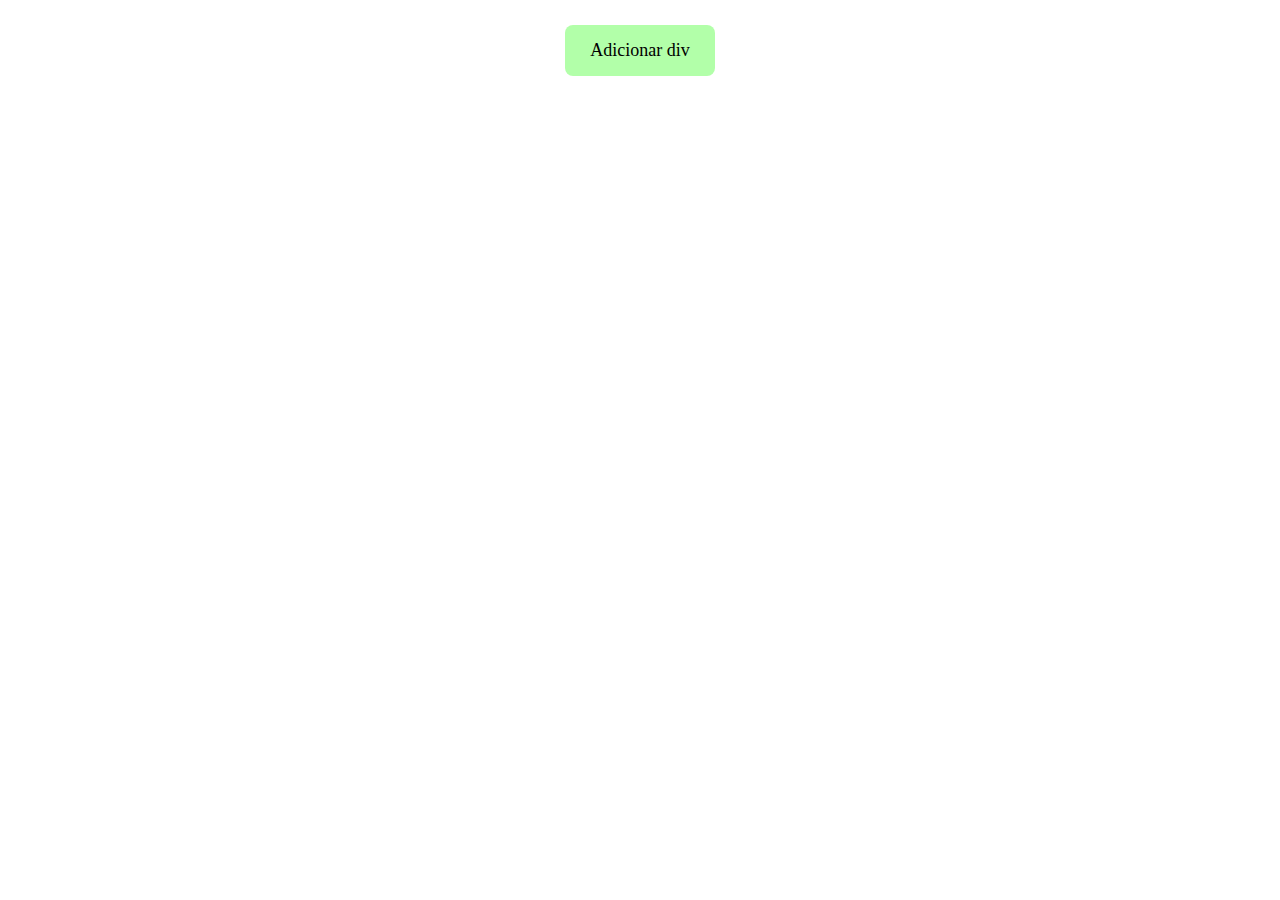
<file: HTML-CSS-JS/1-adicionar-div/index.html>
<!DOCTYPE html>
<html lang="pt-br">
<head>
    <meta charset="UTF-8">
    <meta name="viewport" content="width=device-width, initial-scale=1.0">
    <link rel="stylesheet" href="style.css">
    <title>Adicionar div com JS</title>
</head>
<body>
    <div>
        <button id="bt-adicionar">Adicionar div</button>
    </div>
    <div class="box-container" id="box-grid">
    </div>
    <script src="script.js"></script>
</body>
</html>
</file>
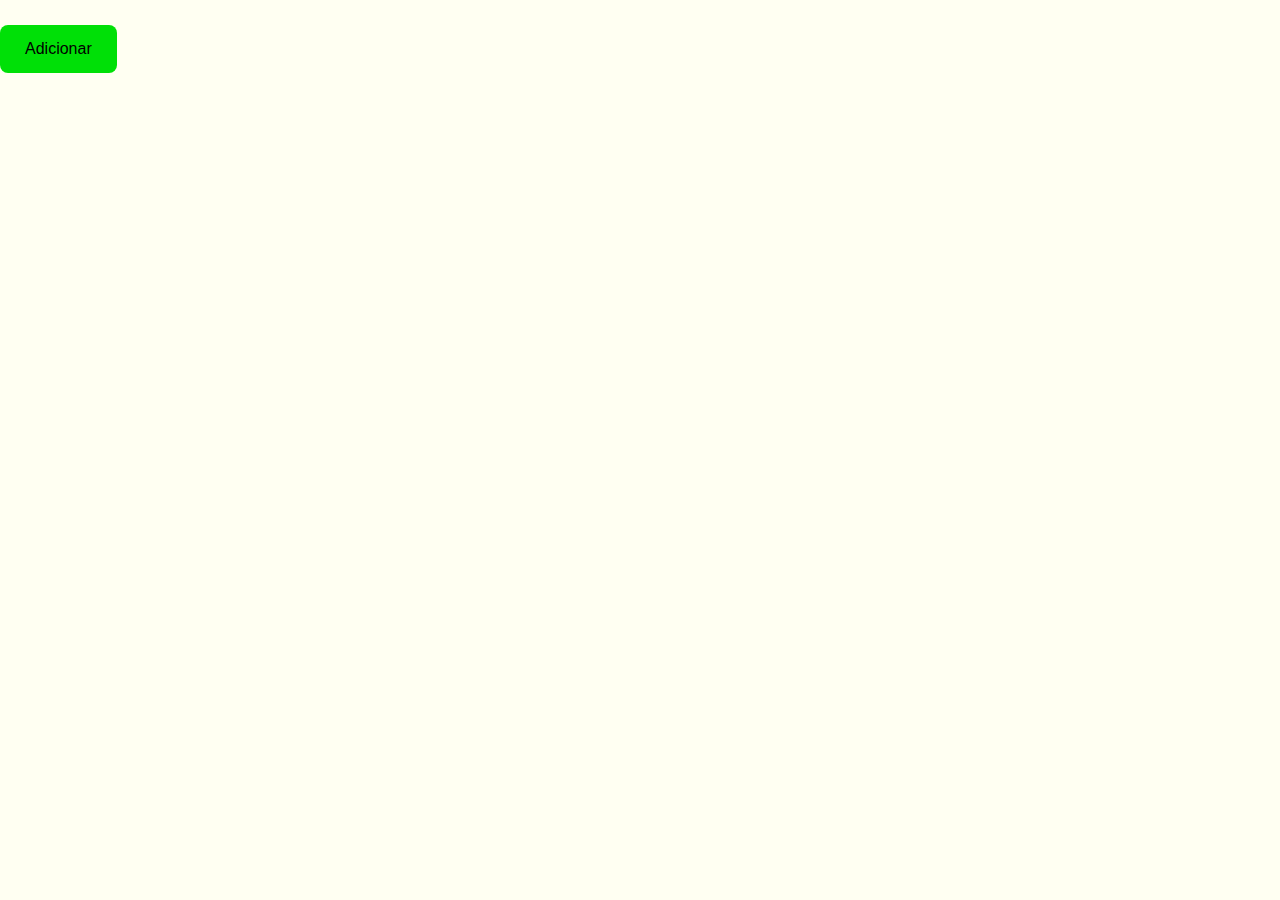
<file: HTML-CSS-JS/2-adicionar-numero/index.html>
<!DOCTYPE html>
<html lang="pt-br">
<head>
    <meta charset="UTF-8">
    <meta name="viewport" content="width=device-width, initial-scale=1.0">
    <link rel="stylesheet" href="style.css">
    <title>Adicionar Numero</title>
</head>
<body>
    <button id="bt-adicionar">Adicionar</button>
    <div class="box-container" id="box-container">

    </div>
    <script src="script.js"></script>
</body>
</html>
</file>
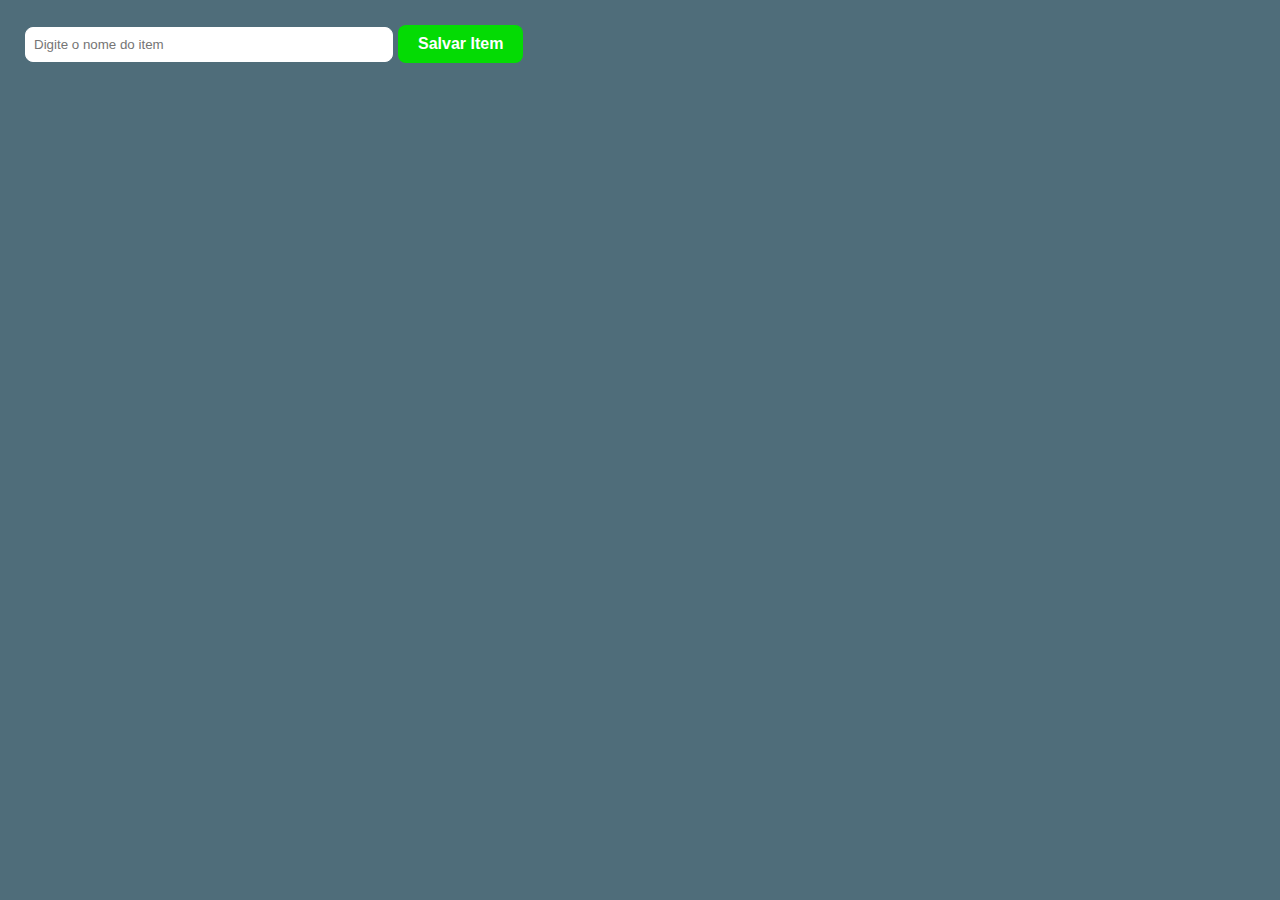
<file: HTML-CSS-JS/3-trabalhando-com-lista/index.html>
<!DOCTYPE html>
<html lang="pt-br">
    <head>
        <meta charset="UTF-8">
        <meta name="viewport" content="width=device-width, initial-scale=1.0">
        <link rel="stylesheet" href="style.css">
        <title>Trabalhando com lista</title>
    </head>
    <body>

        <div class="input-section">
            <input type="text" id="input-item-field", placeholder="Digite o nome do item">
            <button id="bt-salvar">Salvar Item</button>
        </div>

        <div>
            <ul id="lista-de-compras">
            </ul>
        </div>

        <script src="script.js"></script>

    </body>
</html>
</file>
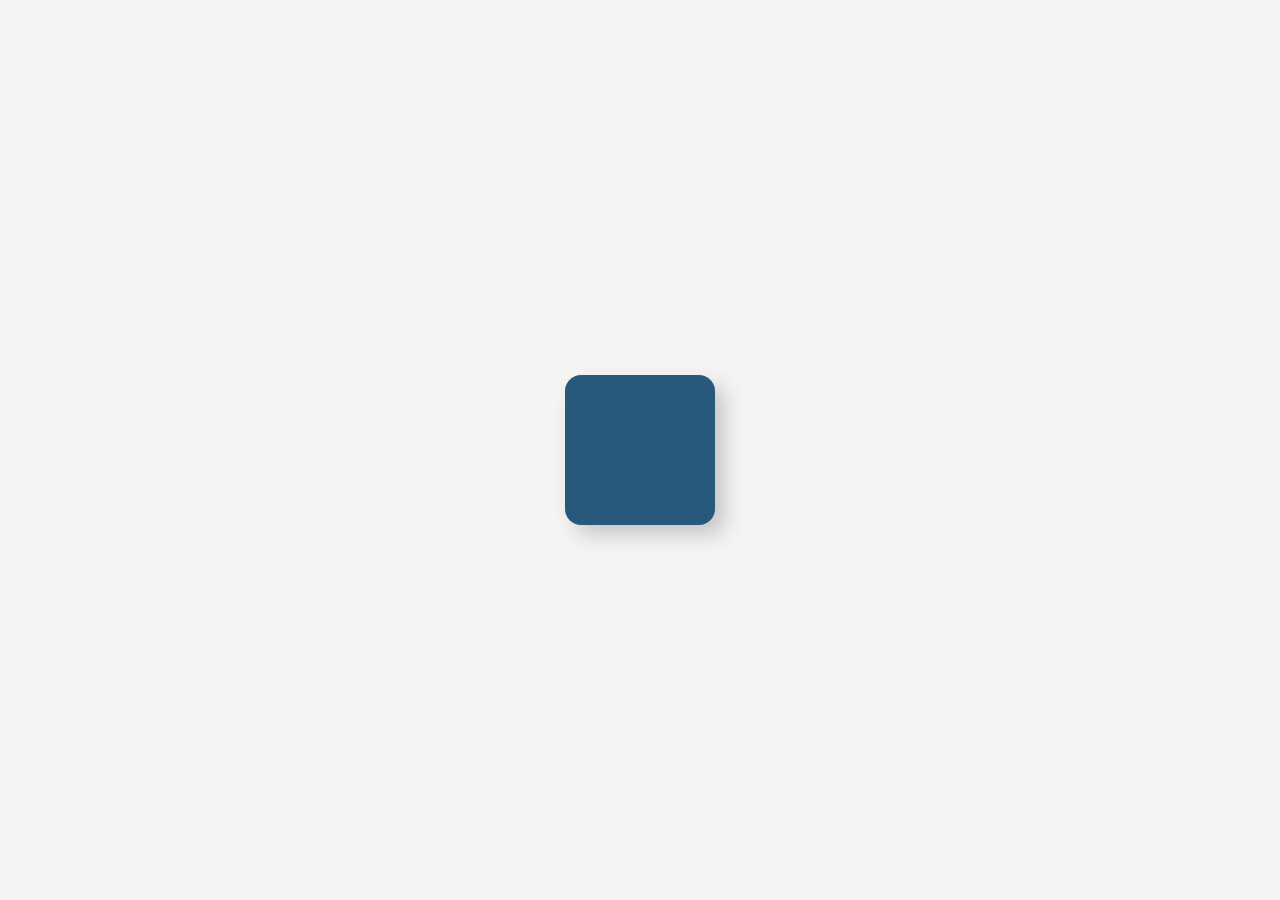
<file: HTML-CSS-JS/4-alterando-cor-div/index.html>
<!DOCTYPE html>
<html lang="pt-br">
    <head>
        <meta charset="UTF-8">
        <meta name="viewport" content="width=device-width, initial-scale=1.0">
        <link rel="stylesheet" href="style.css">
        <title>Alterando cor de uma div</title>
    </head>
    <body>
        <div class="style-1" id="box">
        </div>
        <script src="script.js"></script>
    </body>
</html>
</file>
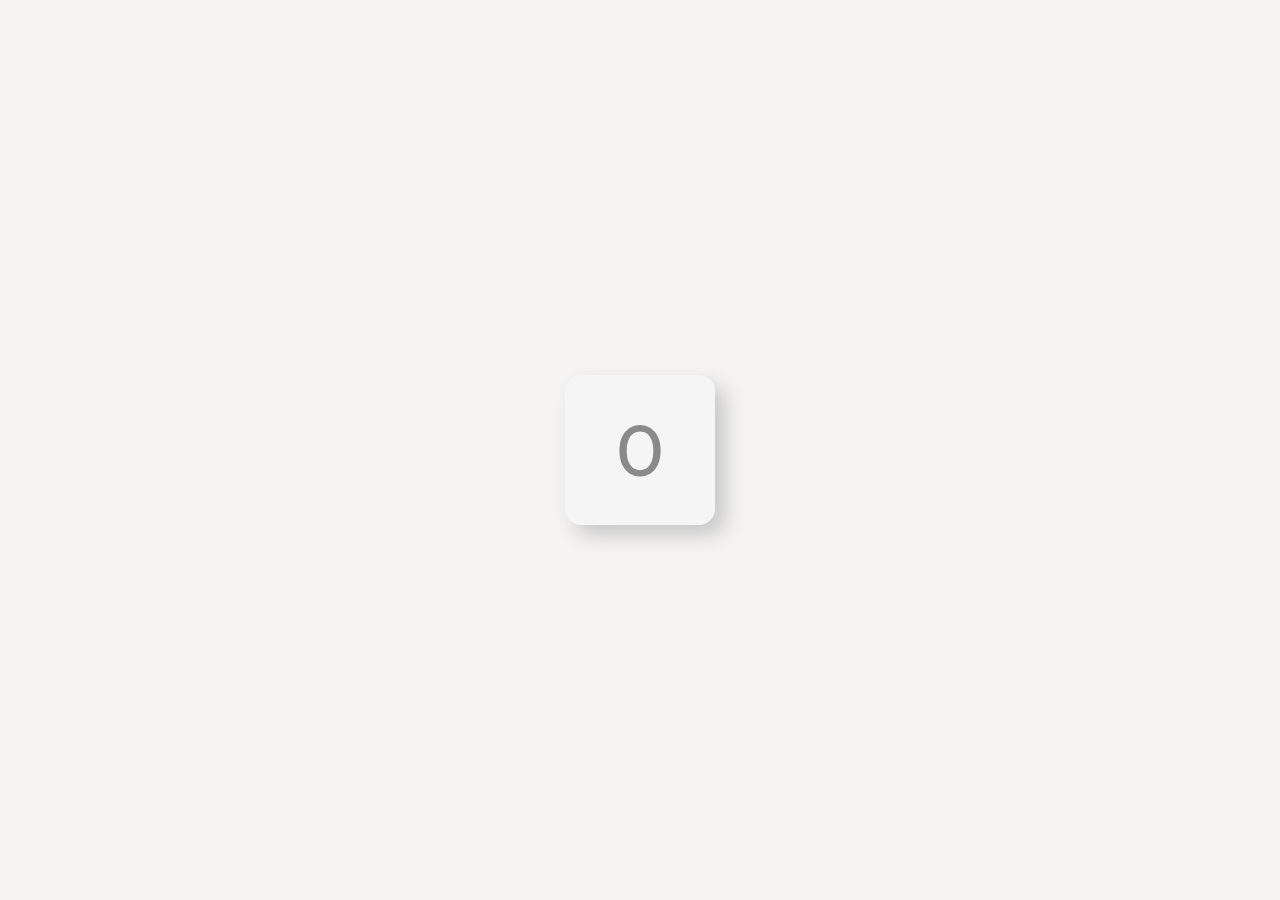
<file: HTML-CSS-JS/5-contador/index.html>
<!DOCTYPE html>
<html lang="pt-br">
    <head>
        <meta charset="UTF-8">
        <meta name="viewport" content="width=device-width, initial-scale=1.0">
        <link rel="stylesheet" href="style.css">
        <title>Alterando cor de uma div</title>
    </head>
    <body>
        <div class="style-1" id="box">
            <p class="numero" id="numero">0</p>
        </div>
        <script src="script.js"></script>
    </body>
</html>
</file>
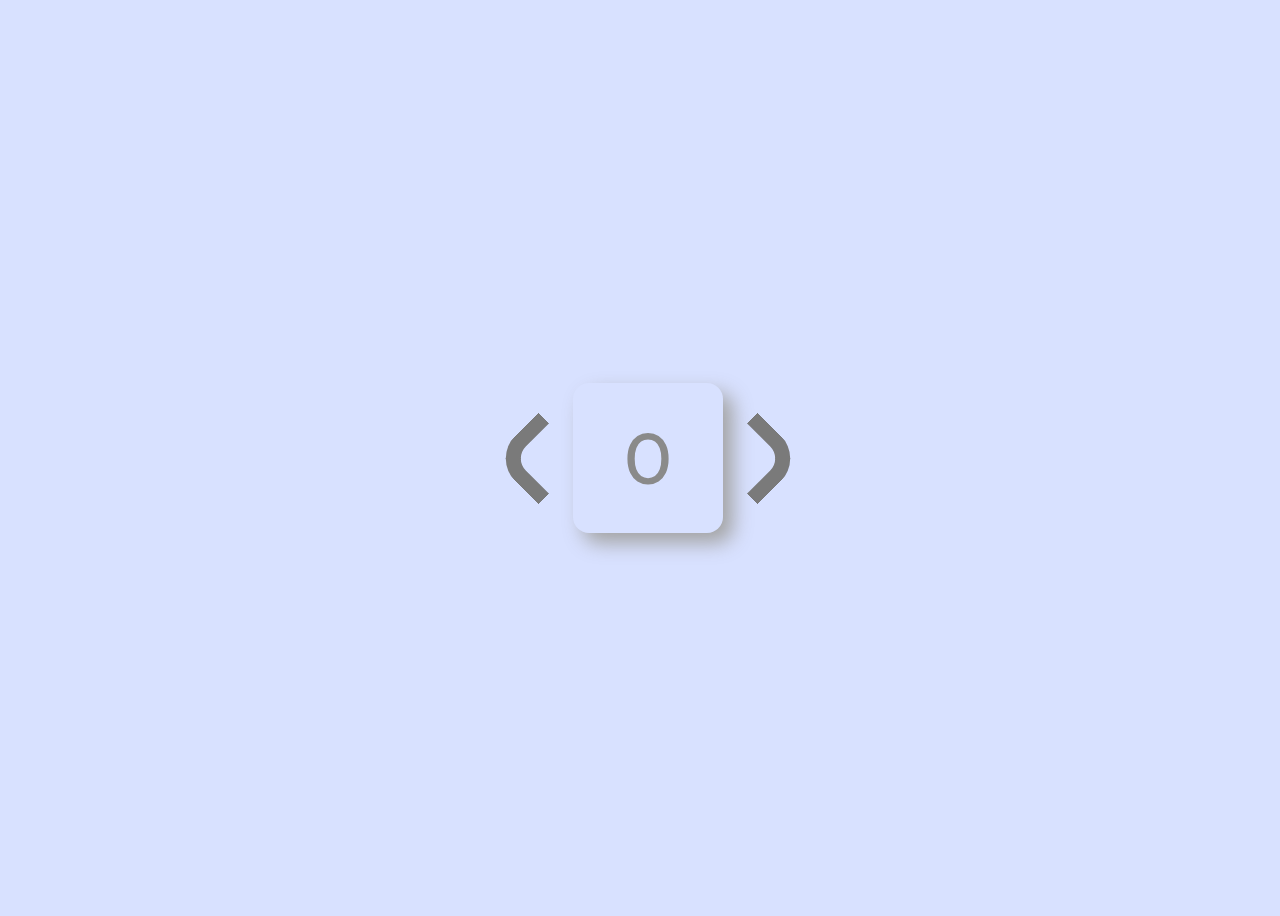
<file: HTML-CSS-JS/6-contador/index.html>
<!DOCTYPE html>
<html lang="en">
    <head>
        <meta charset="UTF-8">
        <meta name="viewport" content="width=device-width, initial-scale=1.0">
        <link rel="stylesheet" href="style.css">
        <title>Arrow</title>
    </head>
    <body>
        <div class="container">
            <!-- Seta da esquerda -->
            <div id="left-arrow-rail">
                <div class="arrow" id="left-arrow"></div>
            </div>

            <!-- Display -->
            <div class="display"><p class="display-number" id="display-number"></p></div>
            
            <!-- Seta da direita -->
            <div id="right-arrow-rail">
                <div class="arrow" id="right-arrow"></div>
            </div>
        </div>
        <script src="script.js"></script>
    </body>
</html>
</file>
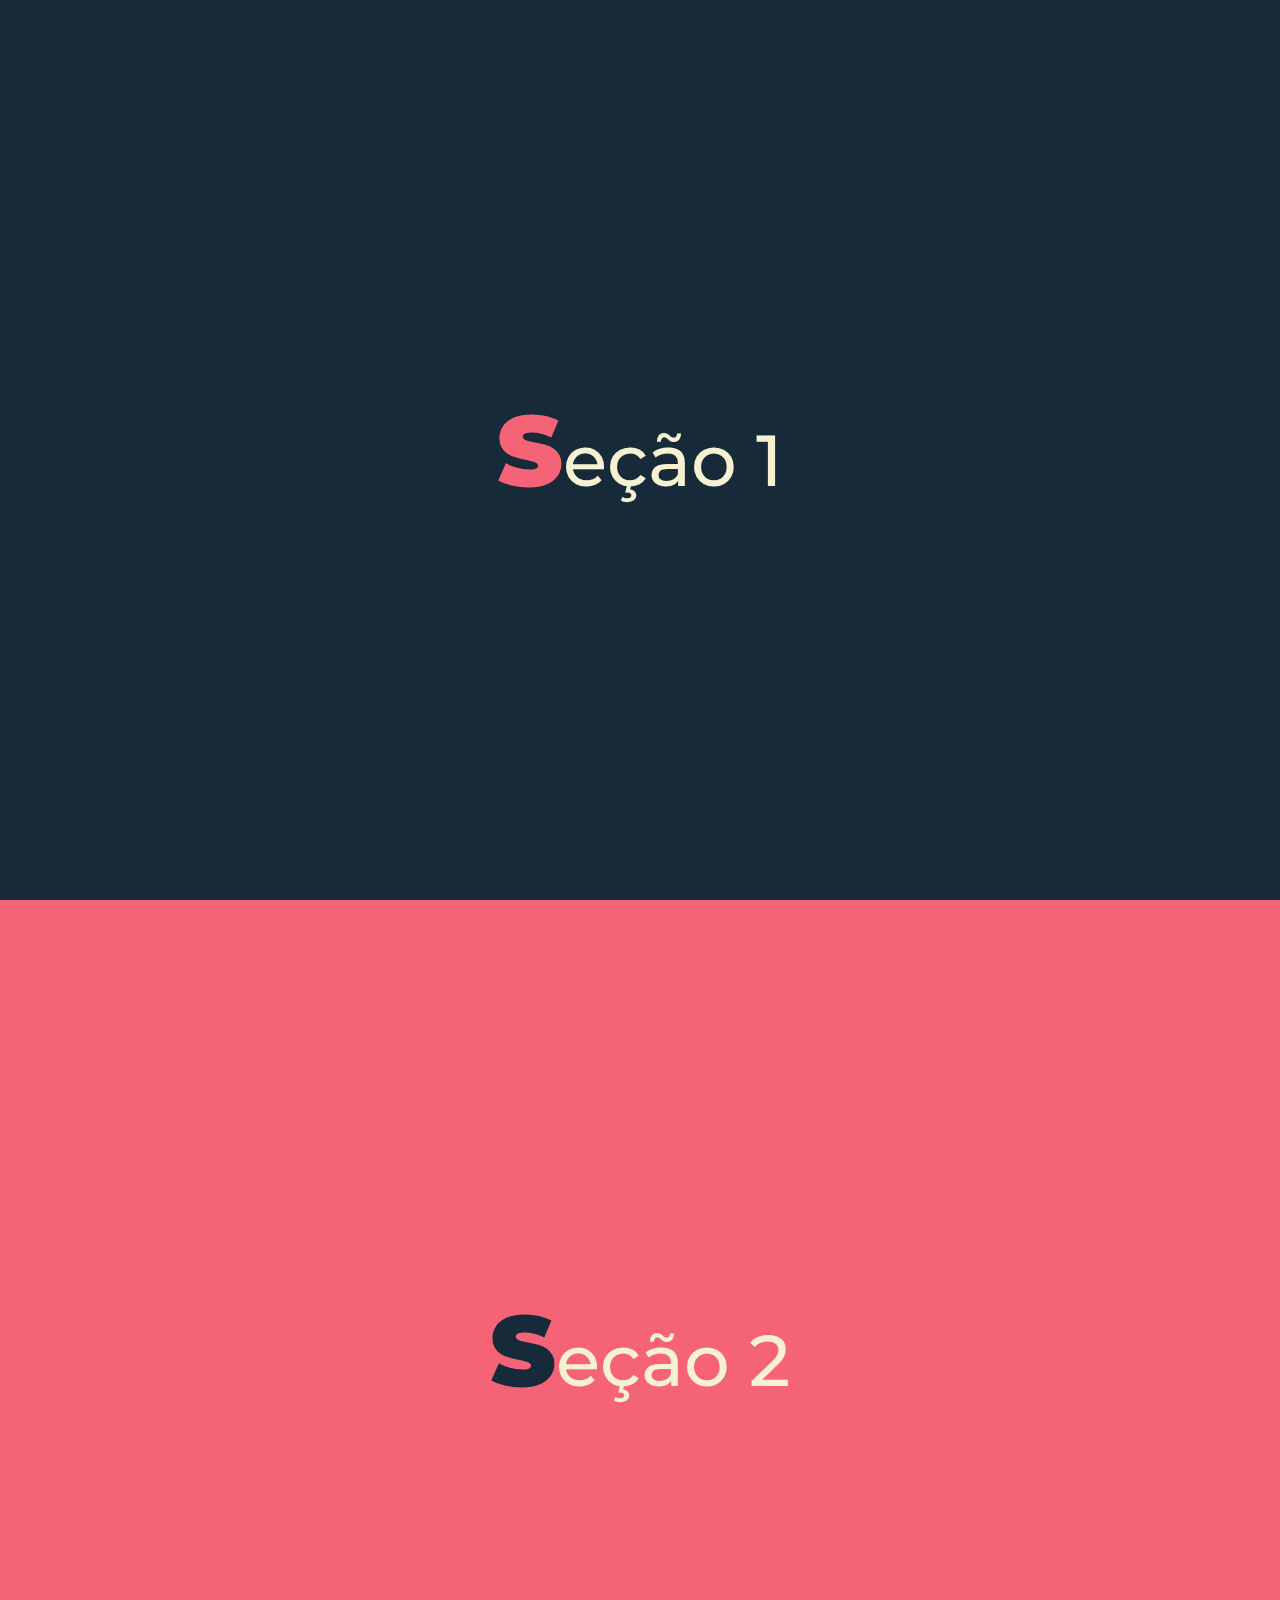
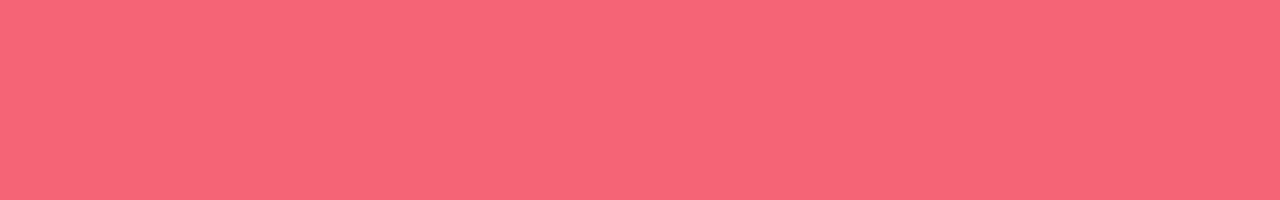
<file: HTML-CSS/1-sections/index.html>
<!DOCTYPE html>
<html lang="pt-br">
<head>
    <meta charset="UTF-8">
    <meta name="viewport" content="width=device-width, initial-scale=1.0">
    <link rel="stylesheet" href="style.css">
    <title>Medidas VH e VW</title>
</head>
<body>
    <div class="dim_sections" id="section_1">
        <h1 class="destaque_titulo" id="destaque1">Seção 1</h1>
    </div>
    <div class="dim_sections" id="section_2">
        <h1 class="destaque_titulo" id="destaque2">Seção 2</h1>
    </div>
</body>
</html>
</file>
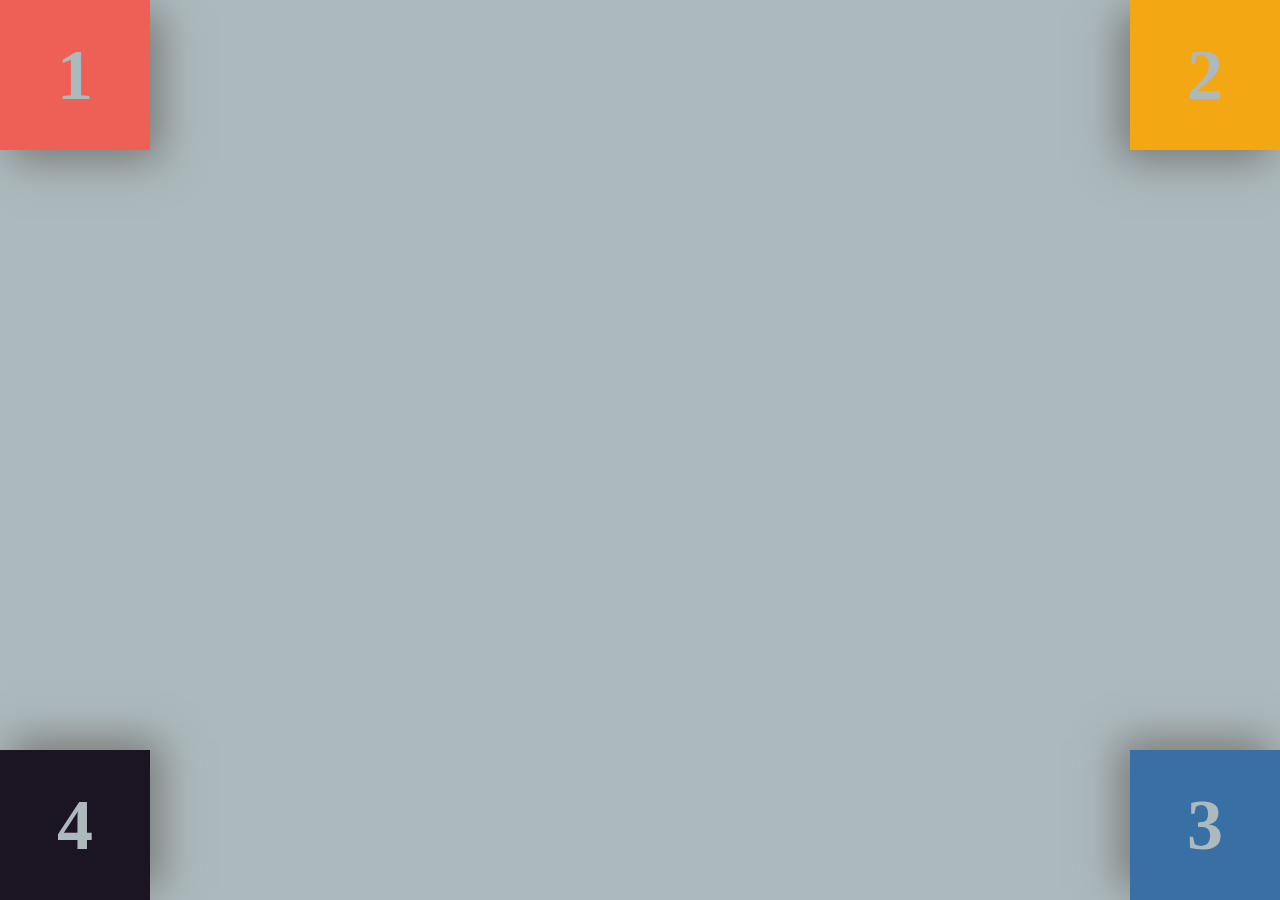
<file: HTML-CSS/2-positions/index.html>
<!DOCTYPE html>
<html lang="pt-br">
<head>
    <meta charset="UTF-8">
    <meta name="viewport" content="width=device-width, initial-scale=1.0">
    <link rel="stylesheet" href="style.css">
    <title>Position Relative</title>
</head>
<body>
    <main class="container">
        <div class="dim_box" id="box1"><h1>1</h1></div>
        <div class="dim_box" id="box2"><h1>2</h1></div>
        <div class="dim_box" id="box3"><h1>3</h1></div>
        <div class="dim_box" id="box4"><h1>4</h1></div>
    </main>
</body>
</html>
</file>
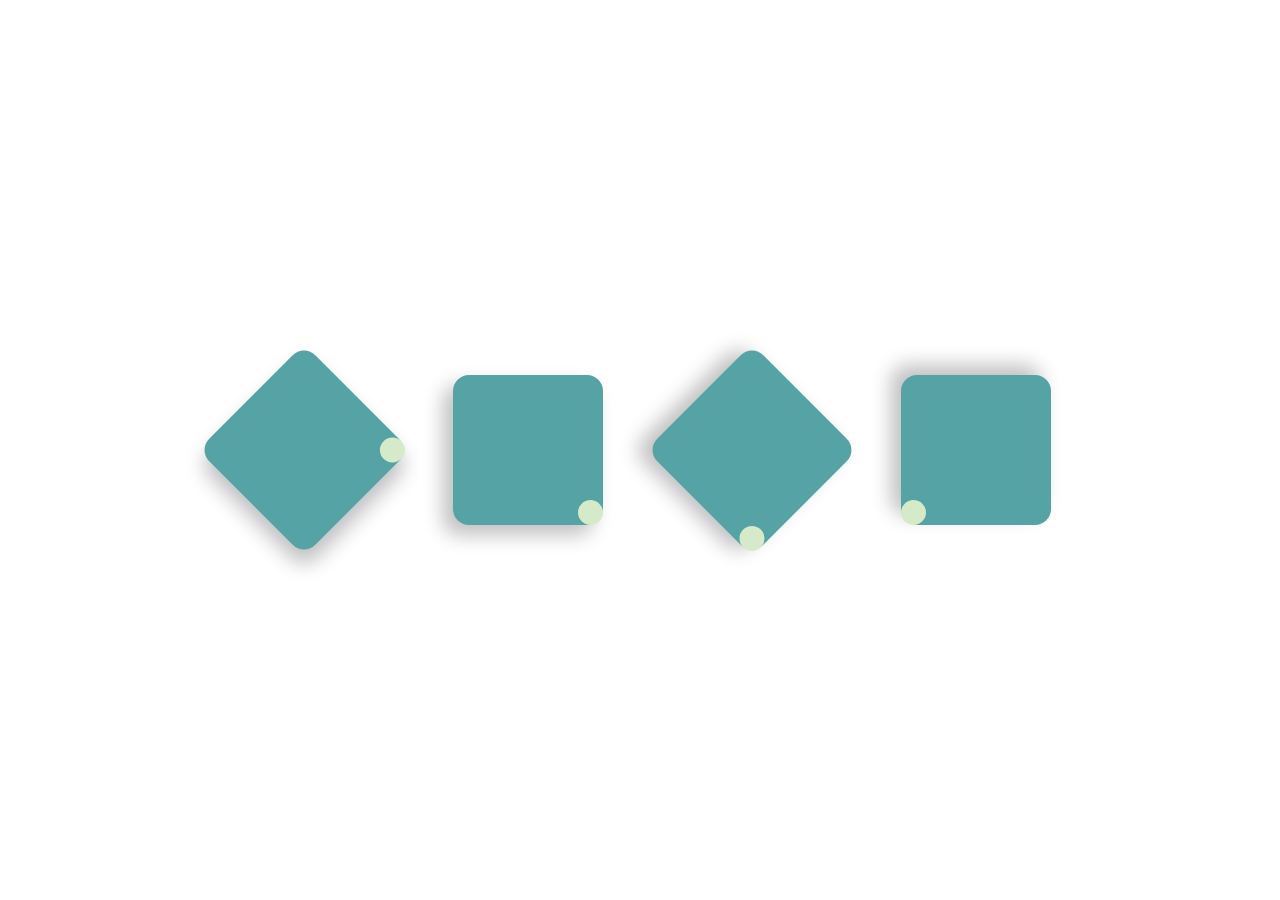
<file: HTML-CSS/3-rotate/index.html>
<!DOCTYPE html>
<html lang="en">
<head>
    <meta charset="UTF-8">
    <meta name="viewport" content="width=device-width, initial-scale=1.0">
    <link rel="stylesheet" href="style.css">
    <title>Rotate Div</title>
</head>
<body>
    <div class="container">
        <div class="box" id="box-1">
            <div class="dot"></div>
        </div>
        <div class="box" id="box-2">
            <div class="dot"></div>
        </div>
        <div class="box" id="box-3">
            <div class="dot"></div>
        </div>
        <div class="box" id="box-4">
            <div class="dot"></div>
        </div>
    </div>
</body>
</html>
</file>
<file: HTML-CSS-JS/1-adicionar-div/style.css>
@import url('https://fonts.googleapis.com/css2?family=Krona+One&display=swap');
* {
    margin: 0;
    padding: 0;
}
:root{
    --color-bg: #f5E565A;
    --color-button-bg: #B2FFA9;
    --color-box: #407899;
    --color-box-shadow: #d6d6d6;
    --font-principal: "Krona One" sans-serif;
    --box-dimension: 150px;
}
body{
    display: flex;
    flex-direction: column;
    align-items: center;
    width: 100vw;
    height: 100vh;
    background-color: var(--color-bg);
}
button{
    padding: 15px 25px;
    margin: 25px 0;
    border: none;
    border-radius: 8px;
    background-color: var(--color-button-bg);
    font-family: var(--font-principal);
    font-size: 18px;
    cursor: pointer;
    transition: 0.2s;
}
button:active{
    transform: scale(0.95);
}
.box-container{
    display: flex;
    justify-content: space-between;
    flex-wrap: wrap;
    gap: 8px;
    width: 600px;
    height: 600px;
}
.box{
    background-color: var(--color-box);
    width: var(--box-dimension);
    height: var(--box-dimension);
    border-radius: 16px;
    box-shadow: 10px 10px 20px var(--color-box-shadow);
}
</file>
<file: HTML-CSS-JS/2-adicionar-numero/style.css>
@import url('https://fonts.googleapis.com/css2?family=Krona+One&display=swap');
* {
    margin: 0;
    padding: 0;
}
:root{
    --color-bg: #FFFFF2;
    --font-principal: "Krona One", serif;
    --font-size: 32px;
    --color-button-add: #00E007;
    --color-bg-box: #2A324B;
    --color-box-shadow: #E1E5EE;
    --box-dimension: 100px;
}
body {
    width: 100vw;
    height: 100vh;
    background-color: var(--color-bg);
}
button {
    padding: 15px 25px;
    font-size: var(--font-principal);
    font-size: 16px;
    border: none;
    background-color: var(--color-button-add);
    border-radius: 8px;
    margin: 25px 0;
}
.box-container{
    display: flex;
    flex-wrap: wrap;
}
.box {
    display: flex;
    align-items: center;
    justify-content: center;
    background-color: var(--color-bg-box);
    border-radius: 16px;
    width: var(--box-dimension);
    height: var(--box-dimension);
    box-shadow: 5px 5px 10px var(--color-box-shadow);
}
.box-numero{
    color: var(--color-bg);
    font-family: var(--font-principal);
    font-size: var(--font-size);
}
</file>
<file: HTML-CSS-JS/3-trabalhando-com-lista/style.css>
@import url('https://fonts.googleapis.com/css2?family=Krona+One&display=swap');
* {
    margin: 0;
    padding: 0;
}
body{
    background-color: #4F6D7A;
    color: white;
    font-family: "Krona One", serif;
}
.input-section {
    margin: 25px;
}
.input-section input{
    border: 1px solid white;
    border-radius: 8px;
    width: 350px;
    height: 33px;
    padding: 0 8px;
}
.input-section button {
    border: none;
    border-radius: 8px;
    background-color: rgb(4, 219, 4);
    color: white;
    font-size: 16px;
    padding: 10px 20px;
    font-weight: 700;
}
ul {
 padding: 0 25px;
 list-style: none;
}
</file>
<file: HTML-CSS-JS/4-alterando-cor-div/style.css>
* {
    margin: 0;
    padding: 0;
}
:root{
    --color-bg: #F6F4F3;
    --color-div-1: #28587B;
    --color-div-2: #ED254E;
    --box-dim: 150px;
    --color-shadow: #c7c7c7;
}
body {
    display: flex;
    align-items: center;
    justify-content: center;
    width: 100vw;
    height: 100vh;
    background-color: var(--color-bg);
}
#box {
    width: var(--box-dim);
    height: var(--box-dim);
    border-radius: 16px;
    box-shadow: 10px 10px 20px var(--color-shadow);
    cursor: pointer;
    transition: 0.125s;
}
#box:active{
    transform: scale(0.95);
    transition: 0.125s;
}
.style-1 {
    background-color: var(--color-div-1);
}
.style-2 {
    background-color: var(--color-div-2);
}
</file>
<file: HTML-CSS-JS/5-contador/style.css>
@import url('https://fonts.googleapis.com/css2?family=Montserrat:ital,wght@0,100..900;1,100..900&display=swap');
* {
    margin: 0;
    padding: 0;
}
:root{
    --color-bg: #F6F4F3;
    --box-dim: 150px;
    --color-shadow: #c7c7c7;
}
body {
    display: flex;
    align-items: center;
    justify-content: center;
    width: 100vw;
    height: 100vh;
    background-color: var(--color-bg);
}
#box {
    display: flex;
    align-items: center;
    justify-content: center;
    width: var(--box-dim);
    height: var(--box-dim);
    border-radius: 16px;
    background-color: #f5f5f5;
    box-shadow: 10px 10px 20px var(--color-shadow);
    cursor: pointer;
    transition: 0.125s;
}
#box:active{
    transform: scale(0.95);
    transition: 0.125s;
}

.numero {
    font-size: 72px;
    font-family: "Montserrat", sans-serif;
    font-weight: 500;
    color: #8a8a8a;
}
</file>
<file: HTML-CSS-JS/6-contador/style.css>
@import url('https://fonts.googleapis.com/css2?family=Montserrat:ital,wght@0,100..900;1,100..900&display=swap');
:root {
    --dim-box: 150px;
    --border-thickness: 15px;
    --color-bg: #D8E1FF;
    --color-border: #7a7a7a;
    --arrow-radius: 16px;
    --color-display: #EAE6E5;
    --color-shadow:#a3a3a3;
    --arrow-movment: 25px;
    --color-arrow-mouse-over: #363636;
}
body {
    display: flex;
    align-items: center;
    justify-content: center;
    width: 100vw;
    height: 100vh;
    background-color: var(--color-bg);
}
.container {
    display: flex;
    align-items: center;
    gap: 2px;
}
.display {
    display: flex;
    align-items: center;
    justify-content: center;
    width: var(--dim-box);
    height: var(--dim-box);
    background-color: transparent;
    border-radius: var(--arrow-radius);
    box-shadow: 10px 10px 20px var(--color-shadow);
}
.display-number {
    font-size: 72px;
    font-family: "Montserrat", sans-serif;
    font-weight: 500;
    color: #8a8a8a;
}
.arrow {
    cursor: pointer;
    width: calc(var(--dim-box) / 3);
    height: calc(var(--dim-box) / 3);
    background-color: transparent;
    border-top: var(--border-thickness) solid var(--color-border);
    border-right: var(--border-thickness) solid var(--color-border);
    border-top-right-radius: calc(var(--arrow-radius) * 2);
    transition: 0.2s;
}
#left-arrow {
    transform: rotate(-135deg);
}
#left-arrow-rail {
    margin-right: calc( var(--arrow-gap) * -1 );
    transition: 0.2s;
}
#left-arrow-rail:hover #left-arrow {
    width: calc(var(--dim-box) / 3);
    height: calc(var(--dim-box) / 3);
    background-color: transparent;
    border-top: var(--border-thickness) solid var(--color-arrow-mouse-over);
    border-right: var(--border-thickness) solid var(--color-arrow-mouse-over);
    border-top-right-radius: calc(var(--arrow-radius) * 2);
    transform: rotate(-135deg);
    transition: 0.2s;
}

.container:hover #left-arrow-rail{
    transform: translateX(calc(var(--arrow-movment) * -1) );
    transition: 0.2s;
}
#right-arrow {
    transform: rotate(45deg);
}
#right-arrow-rail {
    margin-left: calc( var(--arrow-gap) * -1);
    transition: 0.2s;
}
#right-arrow-rail:hover #right-arrow {
    width: calc(var(--dim-box) / 3);
    height: calc(var(--dim-box) / 3);
    background-color: transparent;
    border-top: var(--border-thickness) solid var(--color-arrow-mouse-over);
    border-right: var(--border-thickness) solid var(--color-arrow-mouse-over);
    border-top-right-radius: calc(var(--arrow-radius) * 2);
    transform: rotate(45);
    transition: 0.2s;
}
.container:hover #right-arrow-rail {
    transform: translateX(var(--arrow-movment));
    transition: 0.2s;
}
</file>
<file: HTML-CSS/1-sections/style.css>
@import url('https://fonts.googleapis.com/css2?family=Montserrat:ital@0;1&display=swap');
*{
    margin: 0;
    padding: 0;
}
:root{
    --secao-bg-1: #172A3A;
    --secao-bg-2: #F56476;
    --font-color: #F6F1D1;
    --font-size-titulo: 72px;
    --font-weight-first-letter: 900;
    --font-size-first-letter: 100px;
}
.dim_sections{
    position: relative;
    width: 100vw;
    height: 100vh;
}
.dim_sections h1{
    position: absolute;
    color: var(--font-color);
    font-size: var(--font-size-titulo);
    font-family: "Montserrat", serif;
    font-weight: 500;
    top: 50%;
    left: 50%;
    transform: translate(-50%, -50%);
}
#section_1{
    background-color: var(--secao-bg-1);
}
#section_2{
    background-color: var(--secao-bg-2);
}
.destaque_titulo{
    font-size: var(--font-size-titulo);
    font-weight: var(--font-weight-titulo);
    color: var(--font-color);
}
#destaque1::first-letter{
    color: var(--secao-bg-2);
    font-size: var(--font-size-first-letter);
    font-weight: var(--font-weight-first-letter);
}
#destaque2::first-letter{
    color: var(--secao-bg-1);
    font-size: var(--font-size-first-letter);
    font-weight: var(--font-weight-first-letter);
}
</file>
<file: HTML-CSS/2-positions/style.css>
@import url('https://fonts.googleapis.com/css2?family=Krona+One&display=swap');
*{
    margin: 0;
    padding: 0;
}
:root{
    --color-bg: #ADBABD;
    --color-box1: #EE6055;
    --color-box2: #F3A712;
    --color-box3: #386FA4;
    --color-box4: #1A1423;
    --box-side-dim: 150px;
    --color-box-shadow: #777;
    --shadows-radius: 40px;
    --size-numbers: 72px;
}
main{
    position: relative;
    width: 100vw;
    height: 100vh;
    background-color: var(--color-bg);
}
.dim_box{
    position: relative;
    width: var(--box-side-dim);
    height: var(--box-side-dim);
}
h1{
    font-family: 'Krona One' sans-serif;
    font-size: var(--size-numbers);
    position: absolute;
    top: 50%;
    left: 50%;
    color: var(--color-bg);
    transform: translate(-50%, -50%);
}
#box1{
    position: absolute;
    background-color: var(--color-box1);
    top: 0%;
    left: 0%;
    box-shadow: 10px 10px var(--shadows-radius) var(--color-box-shadow);
}
#box2{
    position: absolute;
    background-color: var(--color-box2);
    top: 0%;
    right: 0%;
    box-shadow: -10px 10px var(--shadows-radius) var(--color-box-shadow);
}
#box3{
    position: absolute;
    background-color: var(--color-box3);
    bottom: 0%;
    right: 0%;
    box-shadow: -10px -10px var(--shadows-radius) var(--color-box-shadow);
}
#box4{
    position: absolute;
    background-color: var(--color-box4);
    bottom: 0%;
    left: 0%;
    box-shadow: 10px -10px var(--shadows-radius) var(--color-box-shadow);
}
</file>
<file: HTML-CSS/3-rotate/style.css>
* {
    margin: 0;
    padding: 0;
}

:root{
    --color-box: #56A3A6;
    --color-dot: #D4EAC8;
    --color-bg: #C0D8E0;
    --box-dim: 150px;
    --box-radius: 16px;
    --box-shadow: #c0c0c0;
    --dot-size: 25px;
}
body {
    display: flex;
    align-items: center;
    justify-content: center;
    width: 100vw;
    height: 100vh;
}
.container {
    display: flex;
    align-items: center;
    justify-content: space-around;
    width: 70%;
    height: 80%;
}
.box {
    position: relative;
    width: var(--box-dim);
    height: var(--box-dim);
    background-color: var(--color-box);
    border-radius: var(--box-radius);
    box-shadow: 10px 10px 20px var(--box-shadow);
}
.dot {
    position: absolute;
    background-color: var(--color-dot);
    width: var(--dot-size);
    height: var(--dot-size);
    border-radius: 25px;
    right: 0%;
    top: 0%;
}
#box-1 {
    transform: rotate(45deg);
}
#box-2 {
    transform: rotate(90deg);
}
#box-3 {
    transform: rotate(135deg);
}
#box-4 {
    transform: rotate(180deg);
}
</file>
